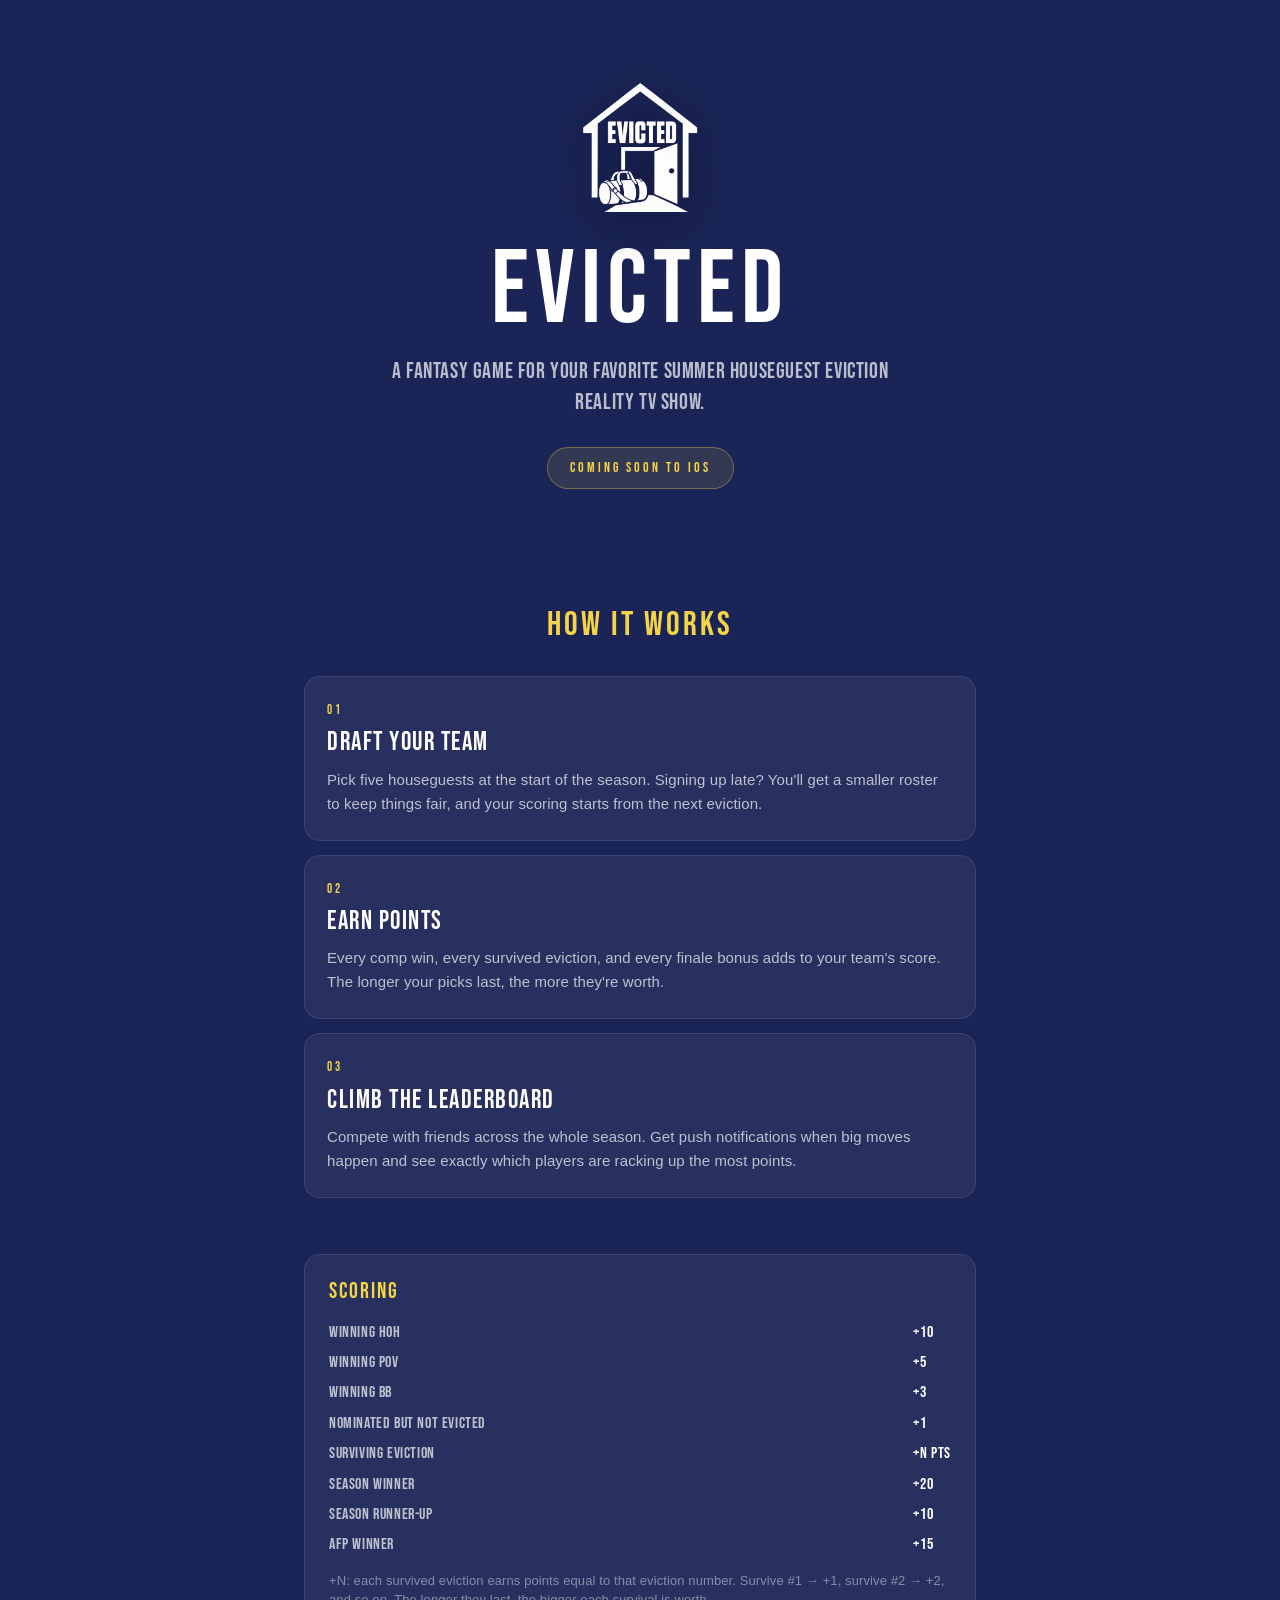
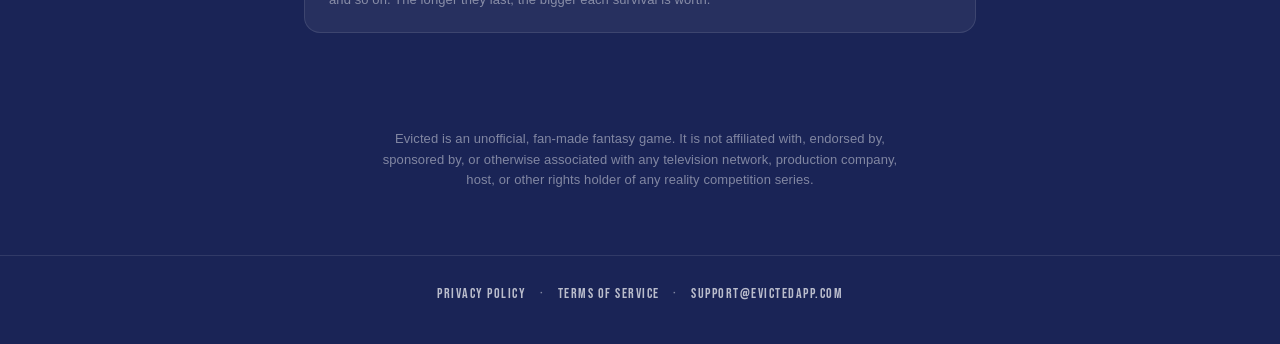
<file: index.html>
<!DOCTYPE html>
<html lang="en">
<head>
  <meta charset="UTF-8">
  <meta name="viewport" content="width=device-width, initial-scale=1.0">
  <meta name="theme-color" content="#1A2456">
  <title>Evicted — Fantasy game for reality TV eviction shows</title>
  <meta name="description" content="A fantasy game for your favorite summer houseguest eviction reality TV show. Draft your team, score points, climb the leaderboard.">
  <meta property="og:title" content="Evicted">
  <meta property="og:description" content="A fantasy game for your favorite summer houseguest eviction reality TV show.">
  <meta property="og:type" content="website">
  <meta property="og:url" content="https://evictedapp.com">
  <meta property="og:image" content="https://evictedapp.com/logo.png">
  <link rel="icon" type="image/png" href="logo.png">
  <link rel="apple-touch-icon" href="logo.png">
  <link rel="preconnect" href="https://fonts.googleapis.com">
  <link rel="preconnect" href="https://fonts.gstatic.com" crossorigin>
  <link href="https://fonts.googleapis.com/css2?family=Bebas+Neue&display=swap" rel="stylesheet">
  <link rel="stylesheet" href="styles.css">
</head>
<body>
  <main>
    <section class="hero">
      <img src="logo.png" alt="Evicted logo" class="logo">
      <h1 class="brand">EVICTED</h1>
      <p class="tagline">A fantasy game for your favorite summer houseguest eviction reality TV show.</p>
      <p class="coming-soon">Coming soon to iOS</p>
    </section>

    <section>
      <h2>How it works</h2>
      <div class="features">
        <div class="feature">
          <span class="num">01</span>
          <h3>Draft your team</h3>
          <p>Pick five houseguests at the start of the season. Signing up late? You'll get a smaller roster to keep things fair, and your scoring starts from the next eviction.</p>
        </div>
        <div class="feature">
          <span class="num">02</span>
          <h3>Earn points</h3>
          <p>Every comp win, every survived eviction, and every finale bonus adds to your team's score. The longer your picks last, the more they're worth.</p>
        </div>
        <div class="feature">
          <span class="num">03</span>
          <h3>Climb the leaderboard</h3>
          <p>Compete with friends across the whole season. Get push notifications when big moves happen and see exactly which players are racking up the most points.</p>
        </div>
      </div>
    </section>

    <section>
      <div class="scoring">
        <h3>Scoring</h3>
        <dl>
          <dt>Winning HOH</dt><dd>+10</dd>
          <dt>Winning POV</dt><dd>+5</dd>
          <dt>Winning BB</dt><dd>+3</dd>
          <dt>Nominated but not evicted</dt><dd>+1</dd>
          <dt>Surviving eviction</dt><dd>+N pts</dd>
          <dt>Season winner</dt><dd>+20</dd>
          <dt>Season runner-up</dt><dd>+10</dd>
          <dt>AFP winner</dt><dd>+15</dd>
        </dl>
        <p class="scoring-note">+N: each survived eviction earns points equal to that eviction number. Survive #1 → +1, survive #2 → +2, and so on. The longer they last, the bigger each survival is worth.</p>
      </div>
    </section>

    <section class="disclaimer">
      <p>Evicted is an unofficial, fan-made fantasy game. It is not affiliated with, endorsed by, sponsored by, or otherwise associated with any television network, production company, host, or other rights holder of any reality competition series.</p>
    </section>
  </main>

  <footer>
    <a href="privacy.html">Privacy Policy</a>
    <span class="sep">·</span>
    <a href="terms.html">Terms of Service</a>
    <span class="sep">·</span>
    <a href="mailto:support@evictedapp.com">support@evictedapp.com</a>
  </footer>
</body>
</html>
</file>
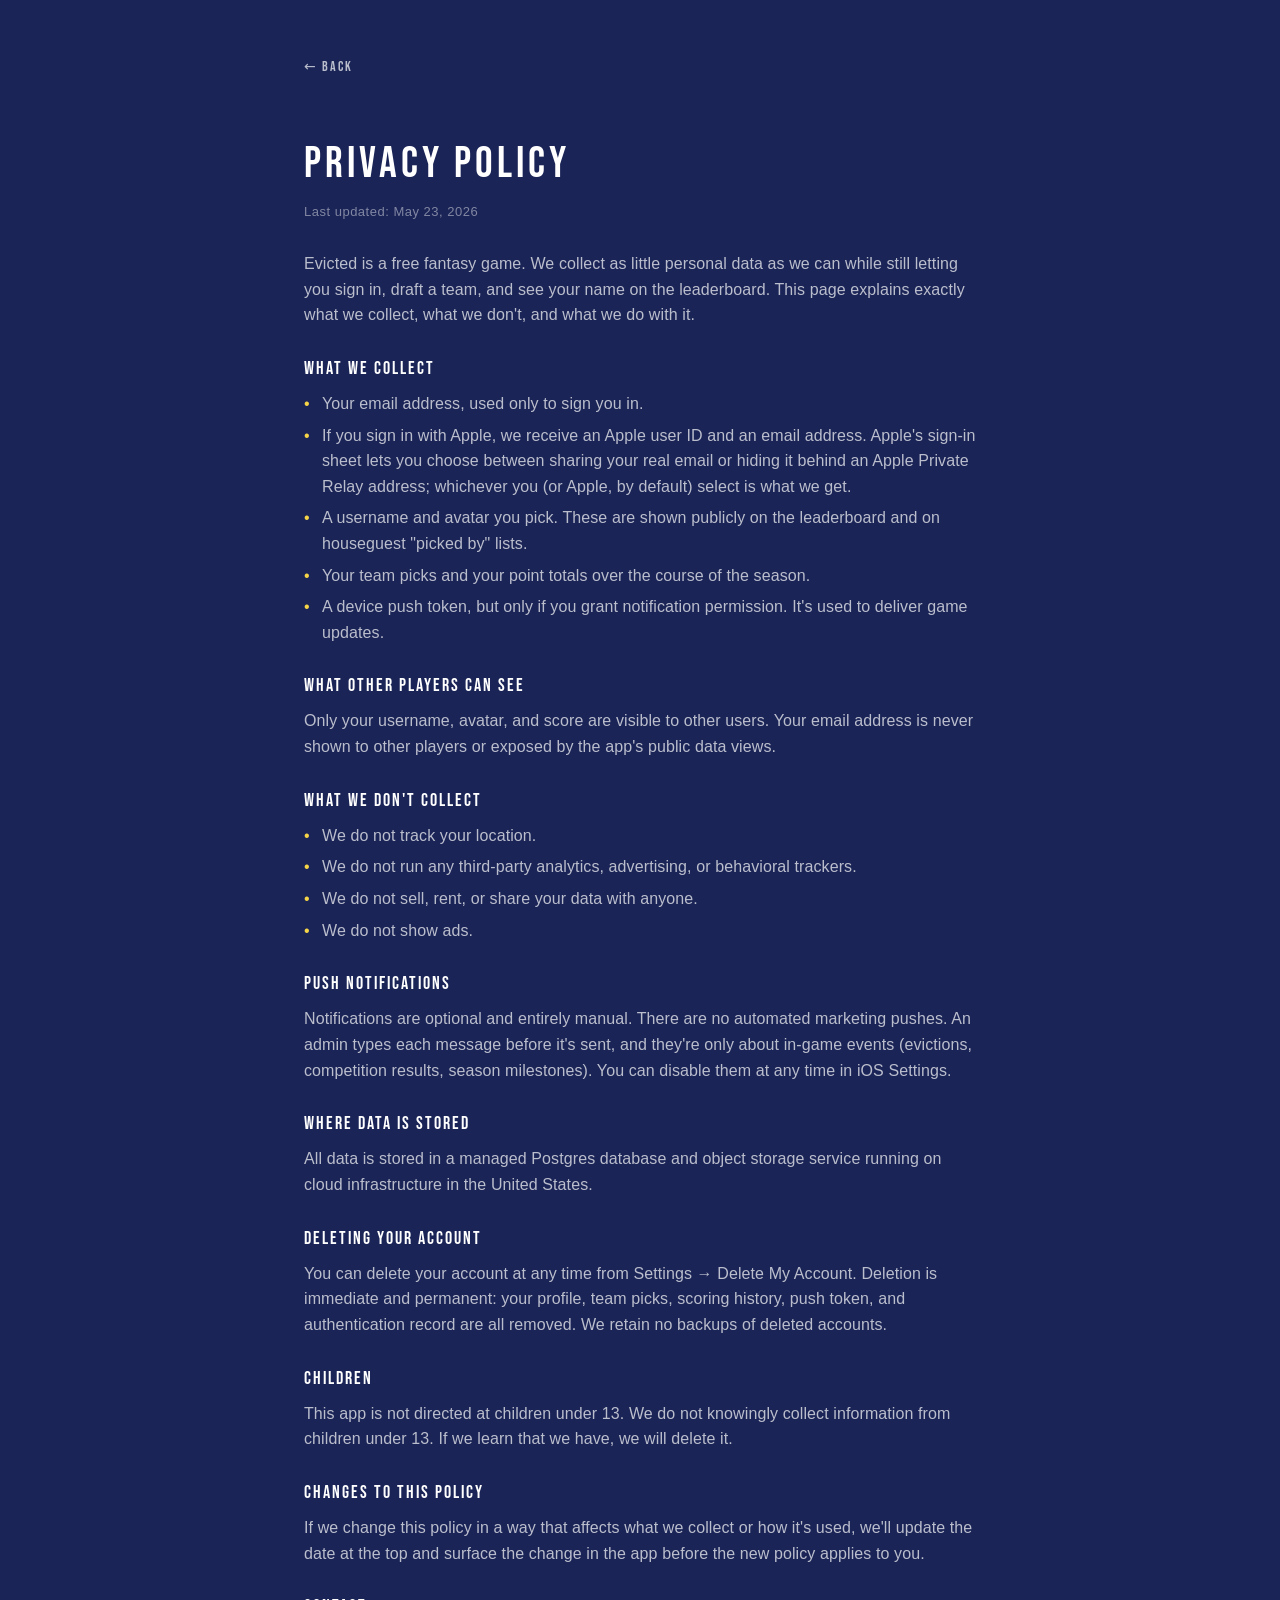
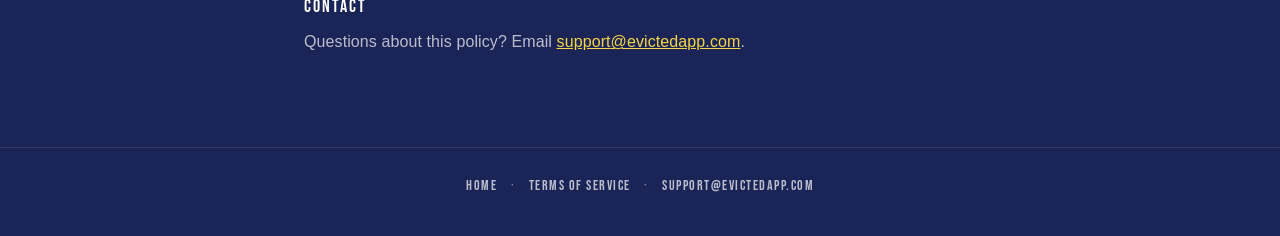
<file: privacy.html>
<!DOCTYPE html>
<html lang="en">
<head>
  <meta charset="UTF-8">
  <meta name="viewport" content="width=device-width, initial-scale=1.0">
  <meta name="theme-color" content="#1A2456">
  <meta name="robots" content="noindex, nofollow">
  <title>Privacy Policy — Evicted</title>
  <link rel="icon" type="image/png" href="logo.png">
  <link rel="preconnect" href="https://fonts.googleapis.com">
  <link rel="preconnect" href="https://fonts.gstatic.com" crossorigin>
  <link href="https://fonts.googleapis.com/css2?family=Bebas+Neue&display=swap" rel="stylesheet">
  <link rel="stylesheet" href="styles.css">
</head>
<body>
  <main>
    <a href="index.html" class="back-link">← Back</a>

    <section class="legal">
      <h1 class="page-title">Privacy Policy</h1>
      <p class="updated">Last updated: May 23, 2026</p>

      <p>Evicted is a free fantasy game. We collect as little personal data as we can while still letting you sign in, draft a team, and see your name on the leaderboard. This page explains exactly what we collect, what we don't, and what we do with it.</p>

      <h2 class="section">What we collect</h2>
      <ul>
        <li>Your email address, used only to sign you in.</li>
        <li>If you sign in with Apple, we receive an Apple user ID and an email address. Apple's sign-in sheet lets you choose between sharing your real email or hiding it behind an Apple Private Relay address; whichever you (or Apple, by default) select is what we get.</li>
        <li>A username and avatar you pick. These are shown publicly on the leaderboard and on houseguest "picked by" lists.</li>
        <li>Your team picks and your point totals over the course of the season.</li>
        <li>A device push token, but only if you grant notification permission. It's used to deliver game updates.</li>
      </ul>

      <h2 class="section">What other players can see</h2>
      <p>Only your username, avatar, and score are visible to other users. Your email address is never shown to other players or exposed by the app's public data views.</p>

      <h2 class="section">What we DON'T collect</h2>
      <ul>
        <li>We do not track your location.</li>
        <li>We do not run any third-party analytics, advertising, or behavioral trackers.</li>
        <li>We do not sell, rent, or share your data with anyone.</li>
        <li>We do not show ads.</li>
      </ul>

      <h2 class="section">Push notifications</h2>
      <p>Notifications are optional and entirely manual. There are no automated marketing pushes. An admin types each message before it's sent, and they're only about in-game events (evictions, competition results, season milestones). You can disable them at any time in iOS Settings.</p>

      <h2 class="section">Where data is stored</h2>
      <p>All data is stored in a managed Postgres database and object storage service running on cloud infrastructure in the United States.</p>

      <h2 class="section">Deleting your account</h2>
      <p>You can delete your account at any time from Settings → Delete My Account. Deletion is immediate and permanent: your profile, team picks, scoring history, push token, and authentication record are all removed. We retain no backups of deleted accounts.</p>

      <h2 class="section">Children</h2>
      <p>This app is not directed at children under 13. We do not knowingly collect information from children under 13. If we learn that we have, we will delete it.</p>

      <h2 class="section">Changes to this policy</h2>
      <p>If we change this policy in a way that affects what we collect or how it's used, we'll update the date at the top and surface the change in the app before the new policy applies to you.</p>

      <h2 class="section">Contact</h2>
      <p>Questions about this policy? Email <a href="mailto:support@evictedapp.com" style="color: var(--yellow);">support@evictedapp.com</a>.</p>
    </section>
  </main>

  <footer>
    <a href="index.html">Home</a>
    <span class="sep">·</span>
    <a href="terms.html">Terms of Service</a>
    <span class="sep">·</span>
    <a href="mailto:support@evictedapp.com">support@evictedapp.com</a>
  </footer>
</body>
</html>
</file>
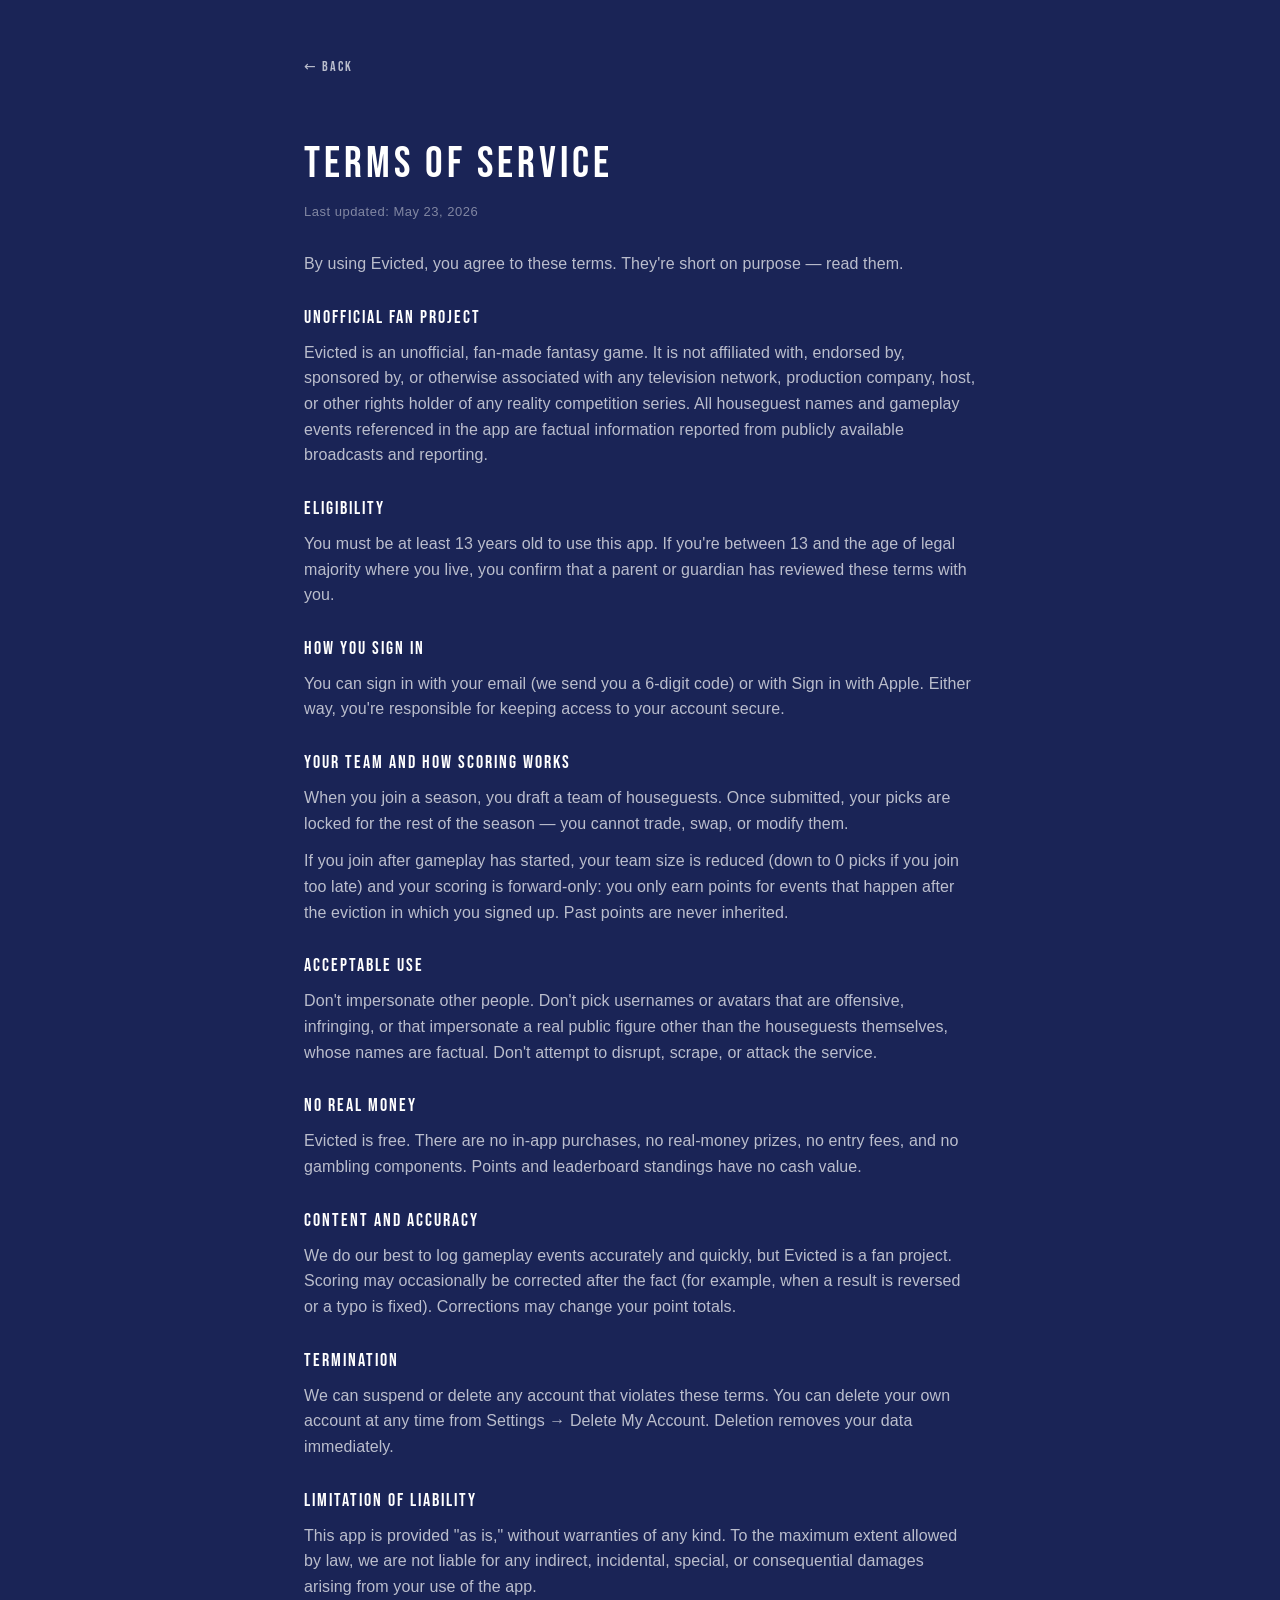
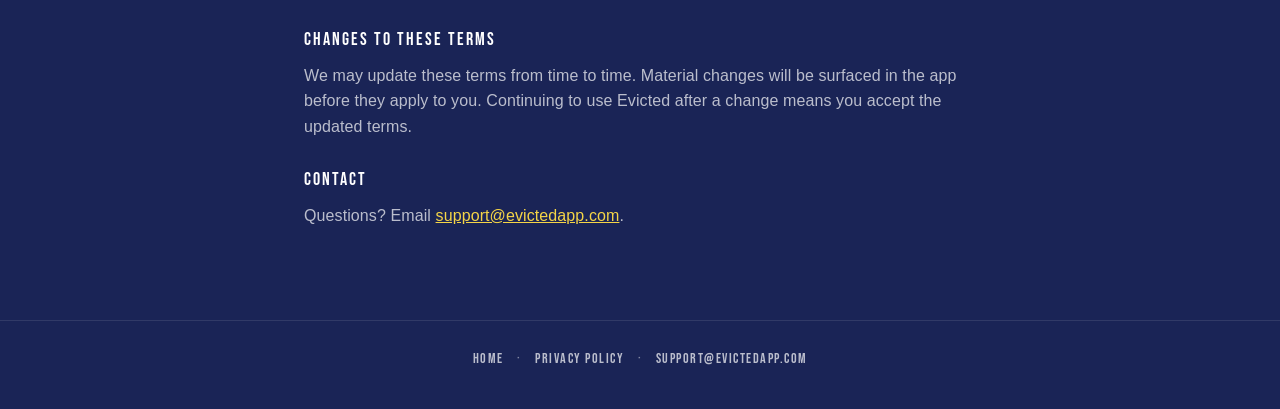
<file: terms.html>
<!DOCTYPE html>
<html lang="en">
<head>
  <meta charset="UTF-8">
  <meta name="viewport" content="width=device-width, initial-scale=1.0">
  <meta name="theme-color" content="#1A2456">
  <meta name="robots" content="noindex, nofollow">
  <title>Terms of Service — Evicted</title>
  <link rel="icon" type="image/png" href="logo.png">
  <link rel="preconnect" href="https://fonts.googleapis.com">
  <link rel="preconnect" href="https://fonts.gstatic.com" crossorigin>
  <link href="https://fonts.googleapis.com/css2?family=Bebas+Neue&display=swap" rel="stylesheet">
  <link rel="stylesheet" href="styles.css">
</head>
<body>
  <main>
    <a href="index.html" class="back-link">← Back</a>

    <section class="legal">
      <h1 class="page-title">Terms of Service</h1>
      <p class="updated">Last updated: May 23, 2026</p>

      <p>By using Evicted, you agree to these terms. They're short on purpose — read them.</p>

      <h2 class="section">Unofficial fan project</h2>
      <p>Evicted is an unofficial, fan-made fantasy game. It is not affiliated with, endorsed by, sponsored by, or otherwise associated with any television network, production company, host, or other rights holder of any reality competition series. All houseguest names and gameplay events referenced in the app are factual information reported from publicly available broadcasts and reporting.</p>

      <h2 class="section">Eligibility</h2>
      <p>You must be at least 13 years old to use this app. If you're between 13 and the age of legal majority where you live, you confirm that a parent or guardian has reviewed these terms with you.</p>

      <h2 class="section">How you sign in</h2>
      <p>You can sign in with your email (we send you a 6-digit code) or with Sign in with Apple. Either way, you're responsible for keeping access to your account secure.</p>

      <h2 class="section">Your team and how scoring works</h2>
      <p>When you join a season, you draft a team of houseguests. Once submitted, your picks are locked for the rest of the season — you cannot trade, swap, or modify them.</p>
      <p>If you join after gameplay has started, your team size is reduced (down to 0 picks if you join too late) and your scoring is forward-only: you only earn points for events that happen after the eviction in which you signed up. Past points are never inherited.</p>

      <h2 class="section">Acceptable use</h2>
      <p>Don't impersonate other people. Don't pick usernames or avatars that are offensive, infringing, or that impersonate a real public figure other than the houseguests themselves, whose names are factual. Don't attempt to disrupt, scrape, or attack the service.</p>

      <h2 class="section">No real money</h2>
      <p>Evicted is free. There are no in-app purchases, no real-money prizes, no entry fees, and no gambling components. Points and leaderboard standings have no cash value.</p>

      <h2 class="section">Content and accuracy</h2>
      <p>We do our best to log gameplay events accurately and quickly, but Evicted is a fan project. Scoring may occasionally be corrected after the fact (for example, when a result is reversed or a typo is fixed). Corrections may change your point totals.</p>

      <h2 class="section">Termination</h2>
      <p>We can suspend or delete any account that violates these terms. You can delete your own account at any time from Settings → Delete My Account. Deletion removes your data immediately.</p>

      <h2 class="section">Limitation of liability</h2>
      <p>This app is provided "as is," without warranties of any kind. To the maximum extent allowed by law, we are not liable for any indirect, incidental, special, or consequential damages arising from your use of the app.</p>

      <h2 class="section">Changes to these terms</h2>
      <p>We may update these terms from time to time. Material changes will be surfaced in the app before they apply to you. Continuing to use Evicted after a change means you accept the updated terms.</p>

      <h2 class="section">Contact</h2>
      <p>Questions? Email <a href="mailto:support@evictedapp.com" style="color: var(--yellow);">support@evictedapp.com</a>.</p>
    </section>
  </main>

  <footer>
    <a href="index.html">Home</a>
    <span class="sep">·</span>
    <a href="privacy.html">Privacy Policy</a>
    <span class="sep">·</span>
    <a href="mailto:support@evictedapp.com">support@evictedapp.com</a>
  </footer>
</body>
</html>
</file>
<file: styles.css>
/* Evicted — landing site stylesheet.
   Mirrors the iOS app's navy + Bebas Neue branding. */

:root {
  --navy: #1A2456;
  --navy-deep: #131A40;
  --white: #FFFFFF;
  --white-muted: rgba(255, 255, 255, 0.70);
  --white-faint: rgba(255, 255, 255, 0.45);
  --yellow: #F5D547;
  --yellow-glow: rgba(245, 213, 71, 0.12);
  --yellow-edge: rgba(245, 213, 71, 0.35);
  --card: rgba(255, 255, 255, 0.06);
  --card-stroke: rgba(255, 255, 255, 0.10);
}

* { box-sizing: border-box; margin: 0; padding: 0; }

html, body {
  background: var(--navy);
  color: var(--white);
  font-family: 'Bebas Neue', system-ui, -apple-system, sans-serif;
  -webkit-font-smoothing: antialiased;
  letter-spacing: 0.6px;
  line-height: 1.4;
  min-height: 100%;
}

/* System sans for paragraph body text so multi-line copy stays readable */
.prose, .legal p, .legal li, .feature p, .disclaimer p {
  font-family: -apple-system, BlinkMacSystemFont, "Segoe UI", Roboto, sans-serif;
  letter-spacing: 0.1px;
  line-height: 1.6;
}

main { max-width: 720px; margin: 0 auto; padding: 56px 24px 40px; }

/* ---------- Landing hero ---------- */

.hero { text-align: center; padding: 16px 0 56px; }

.logo {
  width: 140px; height: 140px;
  margin-bottom: 20px;
  filter: drop-shadow(0 8px 24px rgba(0,0,0,0.35));
}

h1.brand {
  font-size: clamp(64px, 12vw, 104px);
  letter-spacing: 6px;
  font-weight: 400;
  margin-bottom: 14px;
  line-height: 1;
}

.tagline {
  font-size: clamp(18px, 3vw, 22px);
  color: var(--white-muted);
  max-width: 520px;
  margin: 0 auto 28px;
}

.coming-soon {
  display: inline-block;
  font-size: 14px;
  letter-spacing: 3px;
  color: var(--yellow);
  background: var(--yellow-glow);
  border: 1px solid var(--yellow-edge);
  padding: 10px 22px;
  border-radius: 999px;
}

/* ---------- Features ---------- */

section + section { margin-top: 56px; }

h2 {
  font-size: 34px;
  letter-spacing: 3px;
  color: var(--yellow);
  text-align: center;
  font-weight: 400;
  margin-bottom: 28px;
}

.features { display: flex; flex-direction: column; gap: 14px; }

.feature {
  background: var(--card);
  border: 1px solid var(--card-stroke);
  border-radius: 16px;
  padding: 22px 22px 24px;
}

.feature .num {
  display: inline-block;
  font-size: 13px;
  letter-spacing: 3px;
  color: var(--yellow);
  margin-bottom: 6px;
}

.feature h3 {
  font-size: 26px;
  letter-spacing: 1.5px;
  color: var(--white);
  font-weight: 400;
  margin-bottom: 6px;
}

.feature p {
  font-size: 15px;
  color: var(--white-muted);
}

/* ---------- Scoring quick reference ---------- */

.scoring {
  background: var(--card);
  border: 1px solid var(--card-stroke);
  border-radius: 16px;
  padding: 22px 24px;
  font-size: 16px;
}

.scoring h3 {
  font-size: 22px;
  letter-spacing: 2px;
  color: var(--yellow);
  margin-bottom: 14px;
  font-weight: 400;
}

.scoring dl { display: grid; grid-template-columns: 1fr auto; row-gap: 8px; column-gap: 24px; }
.scoring dt { color: var(--white-muted); }
.scoring dd { color: var(--white); font-feature-settings: "tnum"; }

.scoring-note {
  font-size: 13px;
  color: var(--white-faint);
  margin-top: 14px;
  font-family: -apple-system, BlinkMacSystemFont, "Segoe UI", Roboto, sans-serif;
  letter-spacing: 0.1px;
  line-height: 1.5;
}

/* ---------- Disclaimer ---------- */

.disclaimer { padding: 40px 0 8px; text-align: center; }

.disclaimer p {
  font-size: 13px;
  color: var(--white-faint);
  max-width: 540px;
  margin: 0 auto;
}

/* ---------- Footer ---------- */

footer {
  text-align: center;
  padding: 28px 24px 40px;
  border-top: 1px solid var(--card-stroke);
  margin-top: 16px;
  font-size: 14px;
  letter-spacing: 1.5px;
  color: var(--white-muted);
}

footer a { color: var(--white-muted); text-decoration: none; transition: color 0.15s; }
footer a:hover { color: var(--yellow); }
footer .sep { margin: 0 10px; color: var(--white-faint); }

@media (max-width: 480px) {
  footer { line-height: 2.2; }
  footer .sep { display: none; }
  footer a { display: block; }
}

/* ---------- Legal pages ---------- */

.legal { padding: 32px 0 24px; }

.legal h1.page-title {
  font-size: 44px;
  letter-spacing: 4px;
  color: var(--white);
  font-weight: 400;
  margin-bottom: 8px;
}

.legal .updated {
  font-size: 13px;
  color: var(--white-faint);
  margin-bottom: 28px;
  font-family: -apple-system, BlinkMacSystemFont, "Segoe UI", Roboto, sans-serif;
  letter-spacing: 0.5px;
}

.legal h2.section {
  font-size: 18px;
  letter-spacing: 2px;
  color: var(--white);
  text-align: left;
  margin: 28px 0 10px;
  font-weight: 400;
  text-transform: uppercase;
}

.legal p {
  font-size: 16px;
  color: var(--white-muted);
  margin-bottom: 12px;
}

.legal ul {
  list-style: none;
  padding-left: 0;
  margin-bottom: 12px;
}

.legal ul li {
  font-size: 16px;
  color: var(--white-muted);
  padding-left: 18px;
  position: relative;
  margin-bottom: 6px;
}

.legal ul li::before {
  content: "•";
  color: var(--yellow);
  position: absolute;
  left: 0;
}

.back-link {
  display: inline-block;
  font-size: 14px;
  letter-spacing: 2px;
  color: var(--white-muted);
  text-decoration: none;
  margin-bottom: 24px;
  transition: color 0.15s;
}

.back-link:hover { color: var(--yellow); }
</file>
